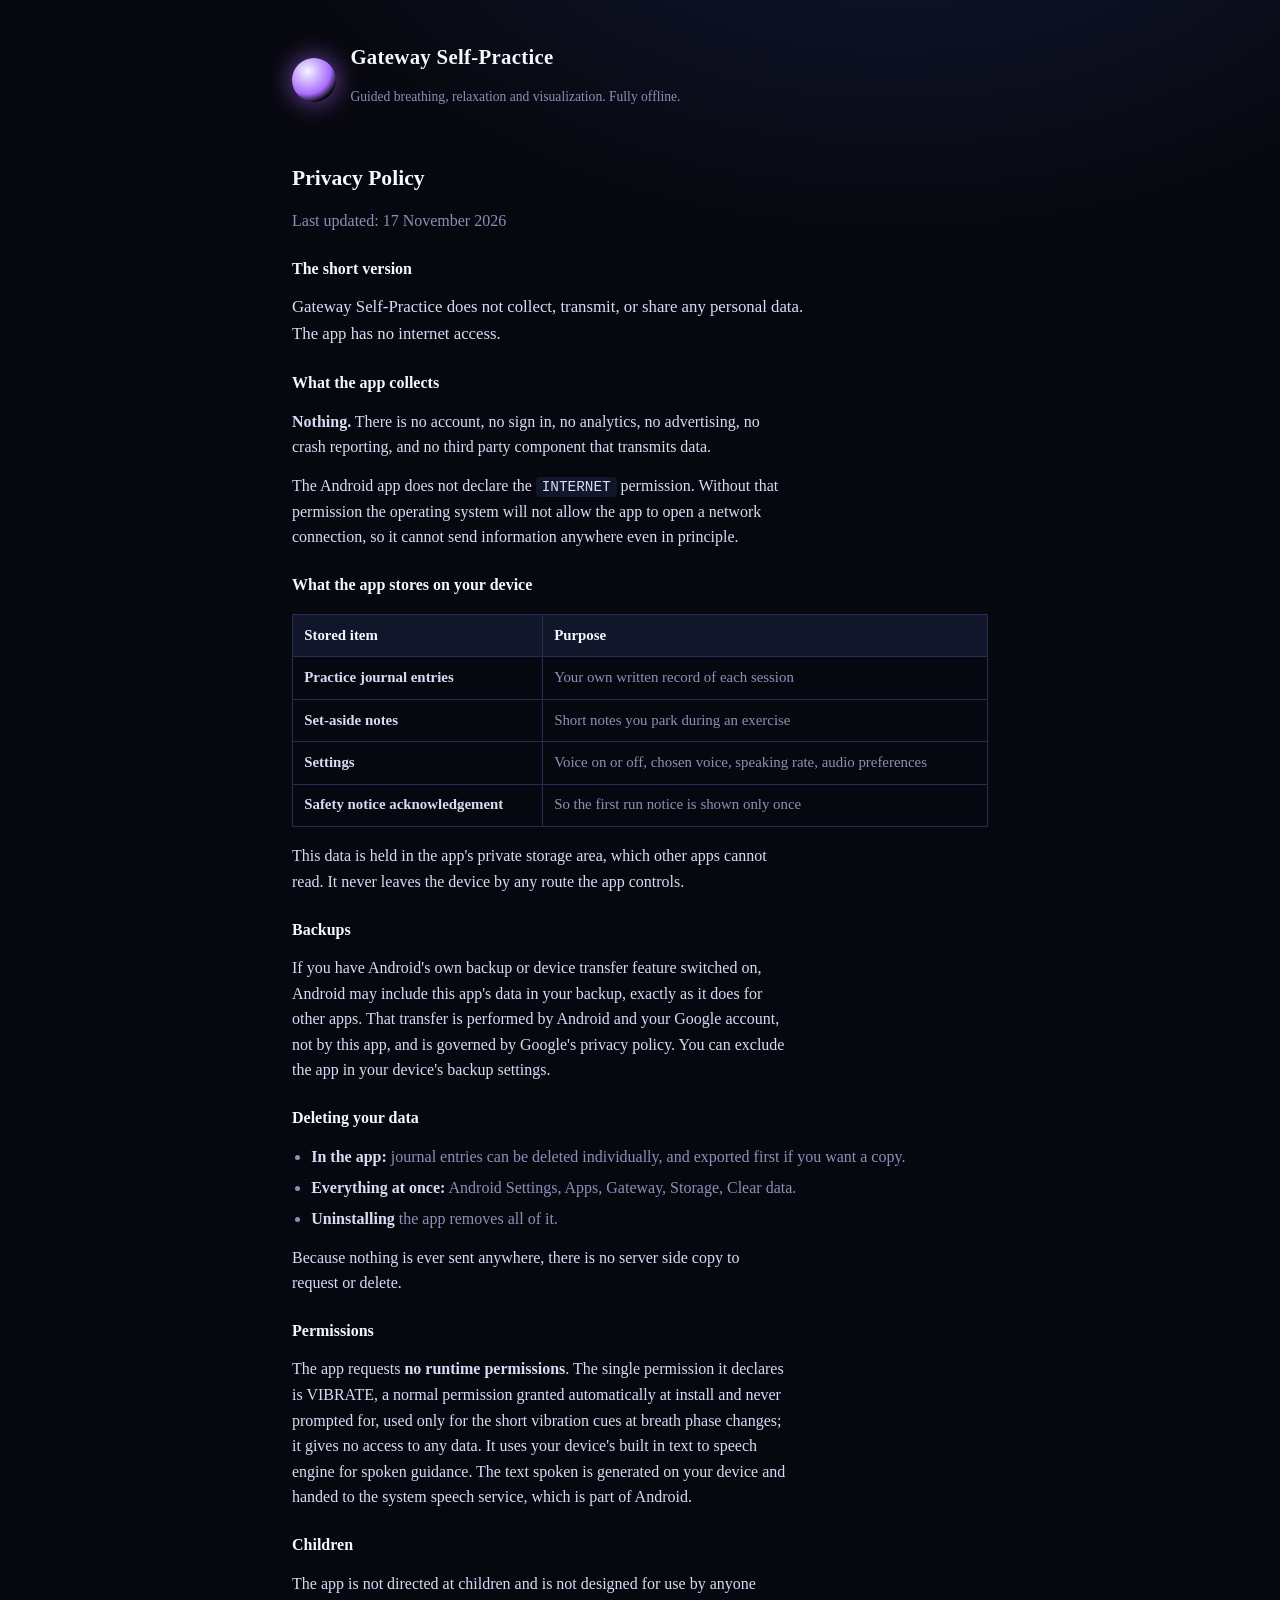
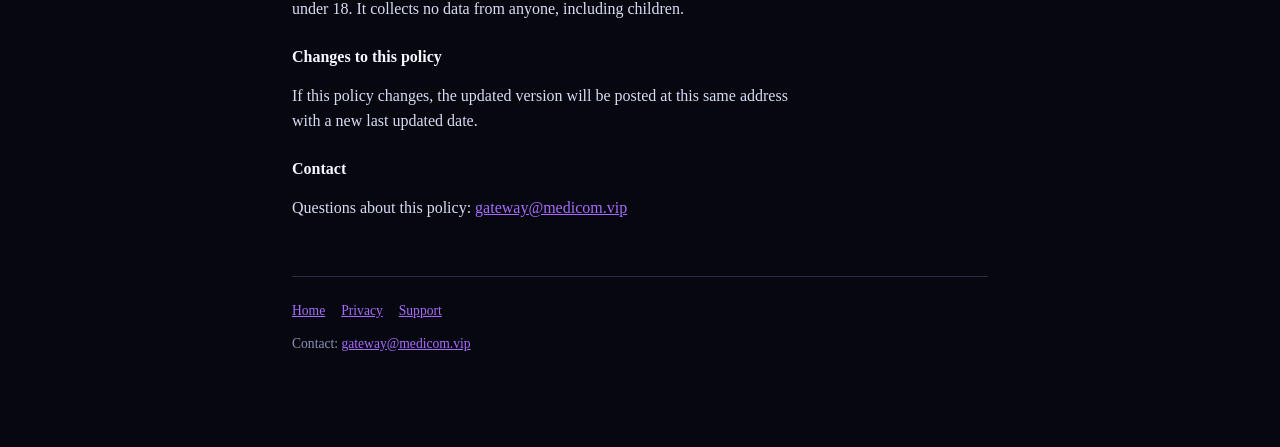
<file: privacy.html>
<!DOCTYPE html>
<html lang="en"><head><meta charset="utf-8">
<meta name="viewport" content="width=device-width,initial-scale=1">
<title>Privacy Policy | Gateway Self-Practice</title>
<meta name="description" content="Privacy policy for the Gateway Self-Practice Android app. The app collects no data and has no network access.">
<link rel="icon" href="img/icon.png"><link rel="stylesheet" href="style.css">
</head><body><div class="wrap">
<header class="site">
  <div class="orb"></div>
  <div>
    <h1>Gateway Self-Practice</h1>
    <p>Guided breathing, relaxation and visualization. Fully offline.</p>
  </div>
</header>

<h2>Privacy Policy</h2>
<p class="muted">Last updated: 17 November 2026</p>

<h3>The short version</h3>
<p class="lead">Gateway Self-Practice does not collect, transmit, or share any personal data.
The app has no internet access.</p>

<h3>What the app collects</h3>
<p><b>Nothing.</b> There is no account, no sign in, no analytics, no advertising, no crash
reporting, and no third party component that transmits data.</p>
<p>The Android app does not declare the <code>INTERNET</code> permission. Without that permission
the operating system will not allow the app to open a network connection, so it cannot send
information anywhere even in principle.</p>

<h3>What the app stores on your device</h3>
<table>
  <tr><th>Stored item</th><th>Purpose</th></tr>
  <tr><td><b>Practice journal entries</b></td><td>Your own written record of each session</td></tr>
  <tr><td><b>Set-aside notes</b></td><td>Short notes you park during an exercise</td></tr>
  <tr><td><b>Settings</b></td><td>Voice on or off, chosen voice, speaking rate, audio preferences</td></tr>
  <tr><td><b>Safety notice acknowledgement</b></td><td>So the first run notice is shown only once</td></tr>
</table>
<p>This data is held in the app's private storage area, which other apps cannot read. It never
leaves the device by any route the app controls.</p>

<h3>Backups</h3>
<p>If you have Android's own backup or device transfer feature switched on, Android may include
this app's data in your backup, exactly as it does for other apps. That transfer is performed by
Android and your Google account, not by this app, and is governed by Google's privacy policy. You
can exclude the app in your device's backup settings.</p>

<h3>Deleting your data</h3>
<ul>
  <li><b>In the app:</b> journal entries can be deleted individually, and exported first if you
  want a copy.</li>
  <li><b>Everything at once:</b> Android Settings, Apps, Gateway, Storage, Clear data.</li>
  <li><b>Uninstalling</b> the app removes all of it.</li>
</ul>
<p>Because nothing is ever sent anywhere, there is no server side copy to request or delete.</p>

<h3>Permissions</h3>
<p>The app requests <b>no runtime permissions</b>. The single permission it declares is VIBRATE, a normal permission granted automatically at install and never prompted for, used only for the short vibration cues at breath phase changes; it gives no access to any data. It uses your device's built in text to speech
engine for spoken guidance. The text spoken is generated on your device and handed to the system
speech service, which is part of Android.</p>

<h3>Children</h3>
<p>The app is not directed at children and is not designed for use by anyone under 18. It collects
no data from anyone, including children.</p>

<h3>Changes to this policy</h3>
<p>If this policy changes, the updated version will be posted at this same address with a new
last updated date.</p>

<h3>Contact</h3>
<p>Questions about this policy: <a href="mailto:gateway@medicom.vip">gateway@medicom.vip</a></p>

<footer class="site">
  <a href="./">Home</a><a href="privacy.html">Privacy</a><a href="support.html">Support</a>
  <p style="margin-top:.7rem">Contact: <a href="mailto:gateway@medicom.vip">gateway@medicom.vip</a></p>
</footer>
</div></body></html>
</file>
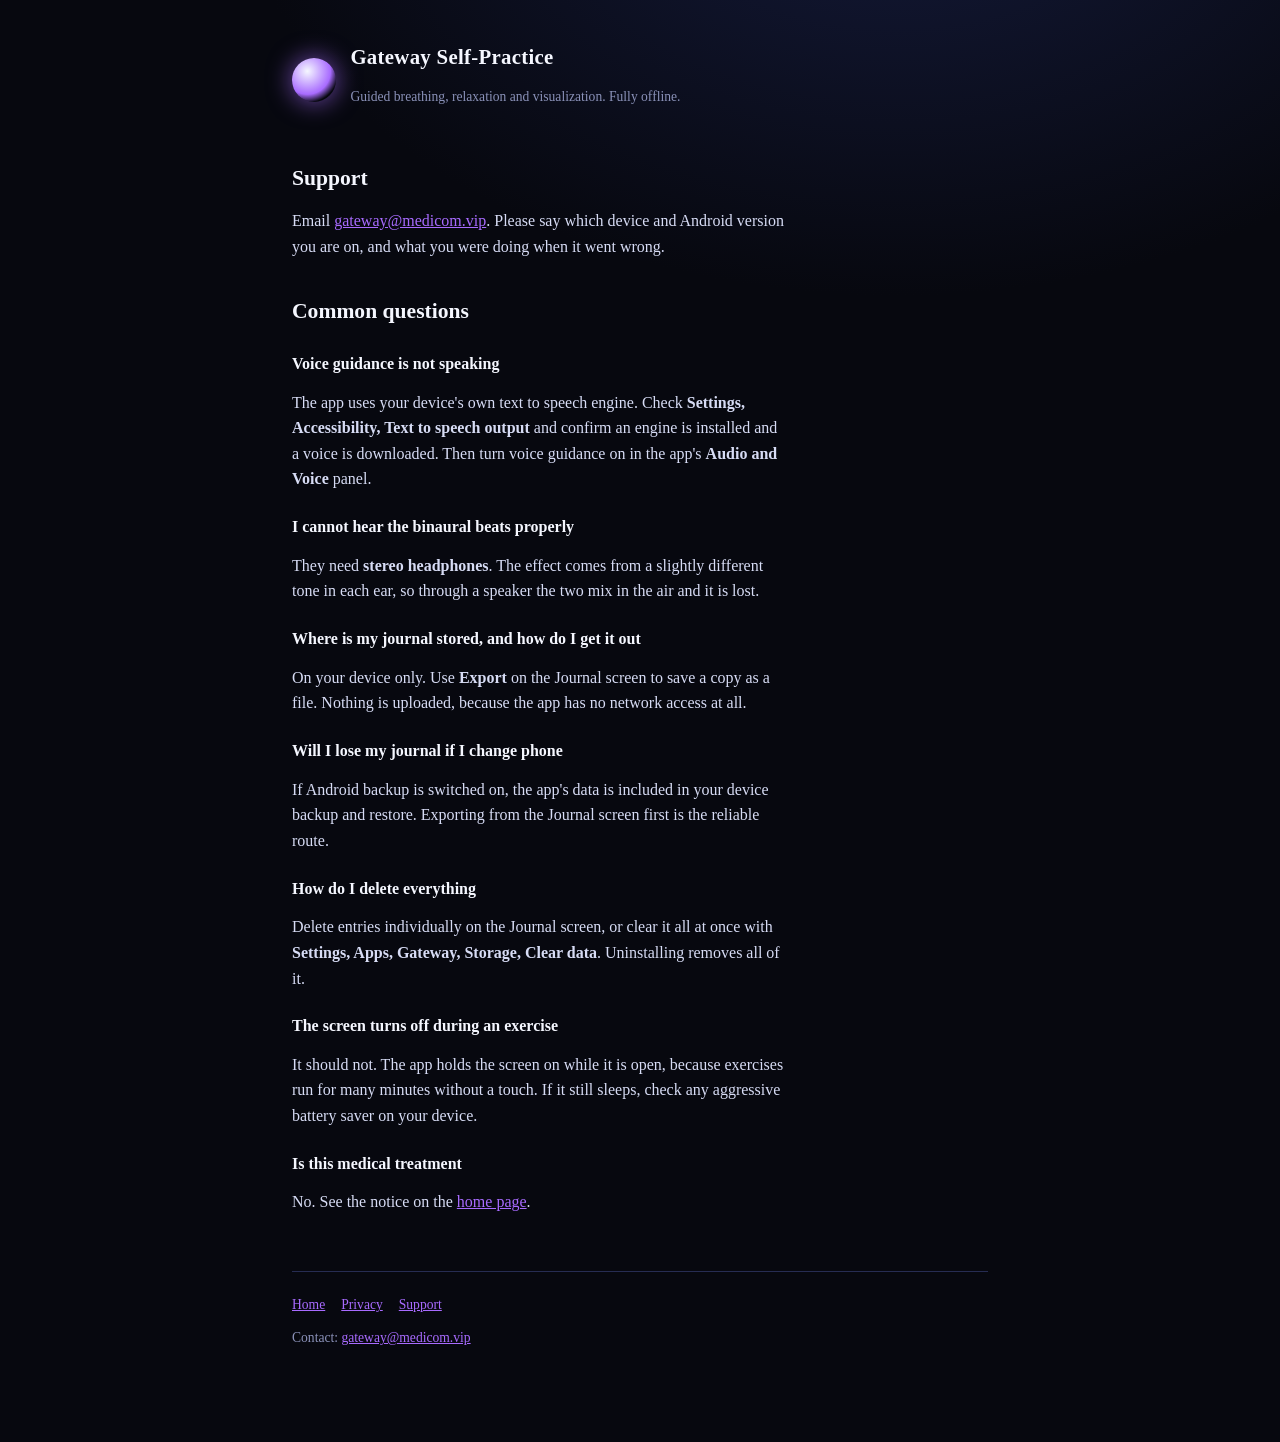
<file: support.html>
<!DOCTYPE html>
<html lang="en"><head><meta charset="utf-8">
<meta name="viewport" content="width=device-width,initial-scale=1">
<title>Support | Gateway Self-Practice</title>
<meta name="description" content="Support and contact for the Gateway Self-Practice Android app.">
<link rel="icon" href="img/icon.png"><link rel="stylesheet" href="style.css">
</head><body><div class="wrap">
<header class="site">
  <div class="orb"></div>
  <div>
    <h1>Gateway Self-Practice</h1>
    <p>Guided breathing, relaxation and visualization. Fully offline.</p>
  </div>
</header>
<h2>Support</h2>
<p>Email <a href="mailto:gateway@medicom.vip">gateway@medicom.vip</a>. Please say which device and
Android version you are on, and what you were doing when it went wrong.</p>

<h2>Common questions</h2>

<h3>Voice guidance is not speaking</h3>
<p>The app uses your device's own text to speech engine. Check
<b>Settings, Accessibility, Text to speech output</b> and confirm an engine is installed and a
voice is downloaded. Then turn voice guidance on in the app's <b>Audio and Voice</b> panel.</p>

<h3>I cannot hear the binaural beats properly</h3>
<p>They need <b>stereo headphones</b>. The effect comes from a slightly different tone in each
ear, so through a speaker the two mix in the air and it is lost.</p>

<h3>Where is my journal stored, and how do I get it out</h3>
<p>On your device only. Use <b>Export</b> on the Journal screen to save a copy as a file. Nothing
is uploaded, because the app has no network access at all.</p>

<h3>Will I lose my journal if I change phone</h3>
<p>If Android backup is switched on, the app's data is included in your device backup and restore.
Exporting from the Journal screen first is the reliable route.</p>

<h3>How do I delete everything</h3>
<p>Delete entries individually on the Journal screen, or clear it all at once with
<b>Settings, Apps, Gateway, Storage, Clear data</b>. Uninstalling removes all of it.</p>

<h3>The screen turns off during an exercise</h3>
<p>It should not. The app holds the screen on while it is open, because exercises run for many
minutes without a touch. If it still sleeps, check any aggressive battery saver on your device.</p>

<h3>Is this medical treatment</h3>
<p>No. See the notice on the <a href="./">home page</a>.</p>
<footer class="site">
  <a href="./">Home</a><a href="privacy.html">Privacy</a><a href="support.html">Support</a>
  <p style="margin-top:.7rem">Contact: <a href="mailto:gateway@medicom.vip">gateway@medicom.vip</a></p>
</footer>
</div></body></html>
</file>
<file: style.css>
:root{
  --bg:#07080f; --panel:#12162b; --line:#262c52;
  --text:#d7dcf5; --dim:#8a91b8; --white:#f5f7ff; --accent:#a86bff;
}
*{box-sizing:border-box;margin:0;padding:0}
body{
  font-family:Georgia,'Times New Roman',serif;
  background:radial-gradient(1200px 800px at 70% -10%, #141a3a 0%, var(--bg) 55%) no-repeat;
  background-color:var(--bg);
  color:var(--text); line-height:1.6; min-height:100vh;
}
.wrap{max-width:46rem;margin:0 auto;padding:2.5rem 1.25rem 5rem}
header.site{display:flex;align-items:center;gap:.9rem;margin-bottom:2.5rem}
.orb{width:44px;height:44px;border-radius:50%;flex:none;
  background:radial-gradient(circle at 35% 30%, var(--white), var(--accent) 55%, transparent 75%);
  box-shadow:0 0 22px 3px rgba(168,107,255,.5)}
header.site h1{font-size:1.3rem;font-weight:600;color:var(--white);letter-spacing:.3px}
header.site p{font-size:.85rem;color:var(--dim)}
h2{font-size:1.35rem;color:var(--white);margin:2.2rem 0 .8rem;font-weight:600}
h3{font-size:1rem;color:var(--white);margin:1.4rem 0 .4rem;font-weight:600}
p{margin:.8rem 0;max-width:62ch}
ul{margin:.8rem 0 .8rem 1.2rem} li{margin:.35rem 0;color:var(--dim)}
li b,p b{color:var(--text)}
a{color:var(--accent)} a:hover{color:var(--white)}
.lead{font-size:1.05rem;color:var(--text)}
.muted{color:var(--dim)}
table{border-collapse:collapse;width:100%;margin:1rem 0;font-size:.93rem}
th,td{border:1px solid var(--line);padding:.55rem .7rem;text-align:left;vertical-align:top}
th{background:var(--panel);color:var(--white);font-weight:600}
td{color:var(--dim)} td b{color:var(--text)}
.shots{display:flex;gap:.9rem;overflow-x:auto;margin:1.6rem 0;padding-bottom:.5rem}
.shots img{width:172px;flex:none;border-radius:14px;border:1px solid var(--line)}
nav.links{display:flex;gap:.6rem;flex-wrap:wrap;margin:2rem 0 0}
nav.links a{display:inline-block;padding:.6rem 1.1rem;border:1px solid var(--line);
  border-radius:10px;text-decoration:none;color:var(--text);font-size:.92rem;min-height:44px;
  display:inline-flex;align-items:center}
nav.links a:hover{border-color:var(--accent);color:var(--white)}
footer.site{margin-top:3.5rem;padding-top:1.4rem;border-top:1px solid var(--line);
  font-size:.85rem;color:var(--dim)}
footer.site a{margin-right:1rem}
.notice{background:var(--panel);border:1px solid var(--line);border-left:3px solid var(--accent);
  border-radius:0 12px 12px 0;padding:1rem 1.2rem;margin:1.4rem 0}
.notice p{margin:.45rem 0;color:var(--dim);font-size:.94rem}
code{background:var(--panel);padding:.12em .4em;border-radius:4px;font-size:.9em;
  font-family:ui-monospace,Menlo,Consolas,monospace}
.install{margin:1.5rem 0 .5rem}
.install a{display:inline-block}
.install img{display:block;height:64px;width:auto}
</file>
